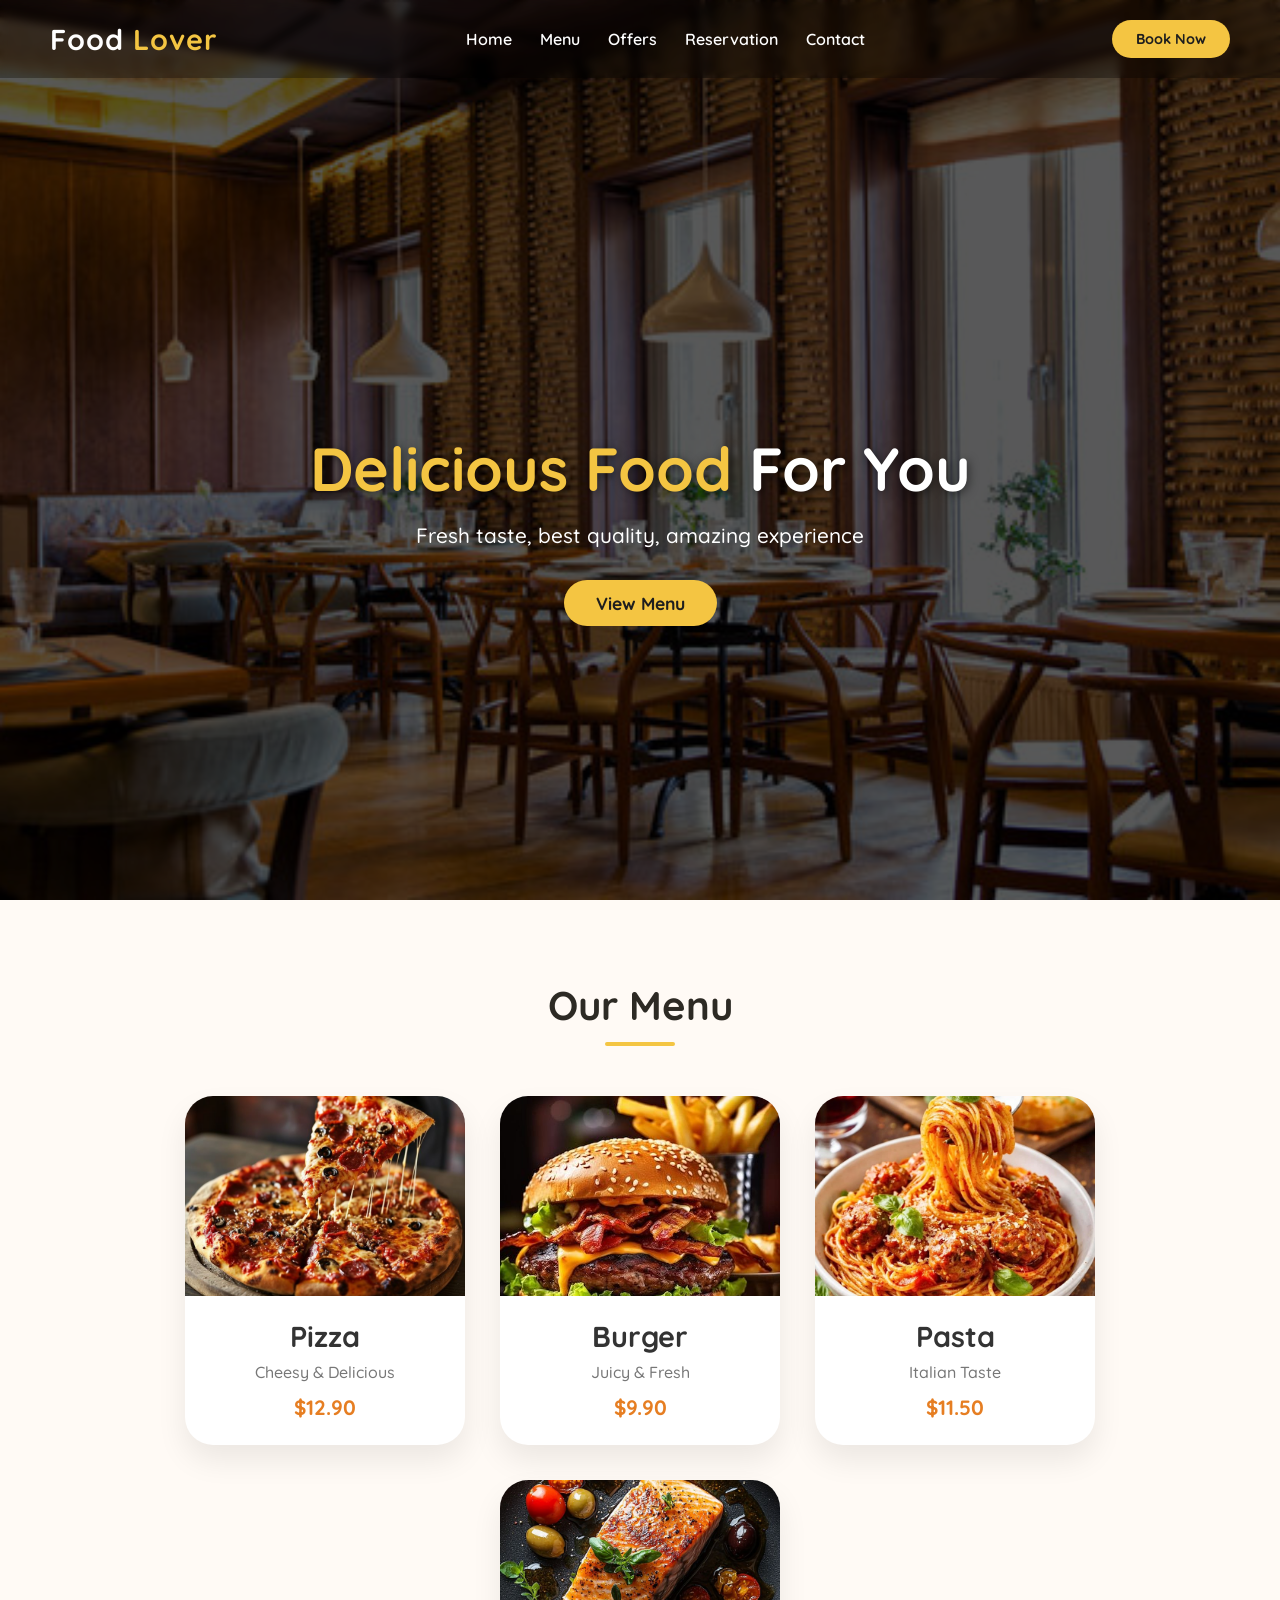
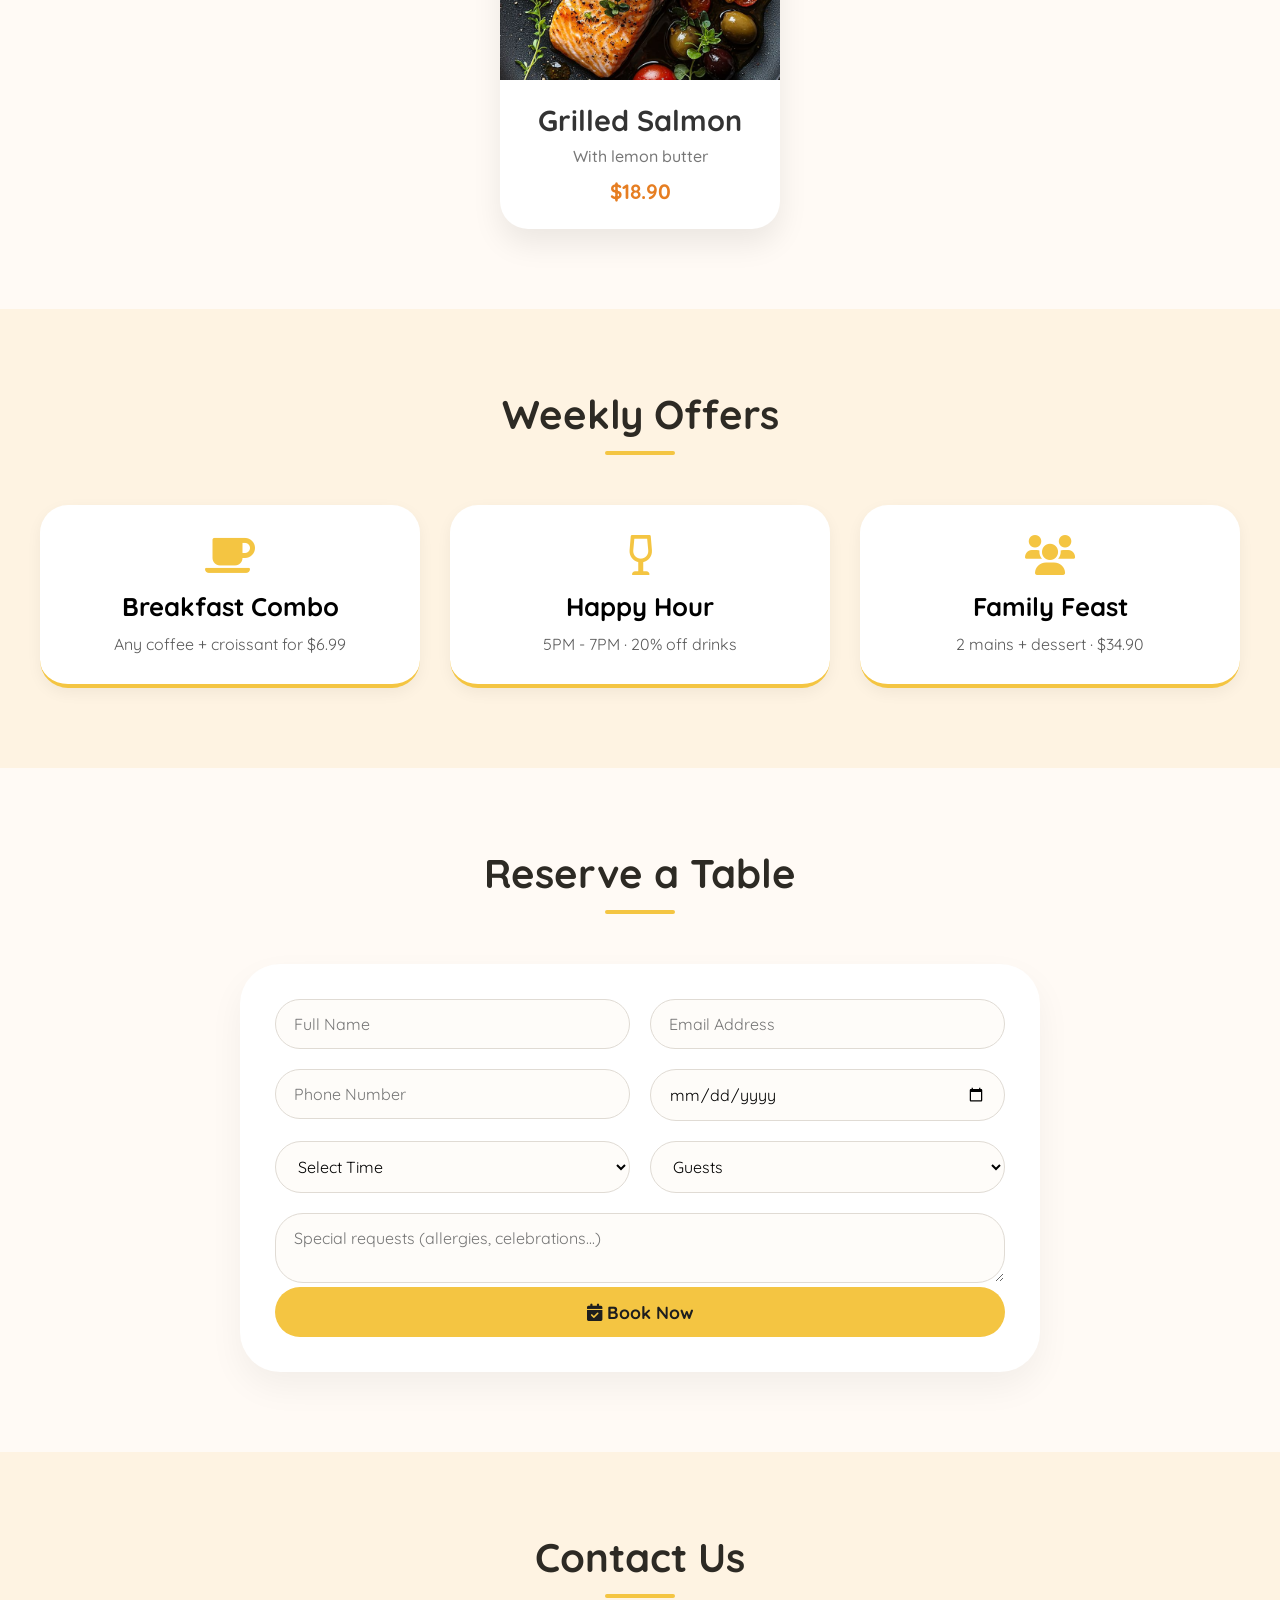
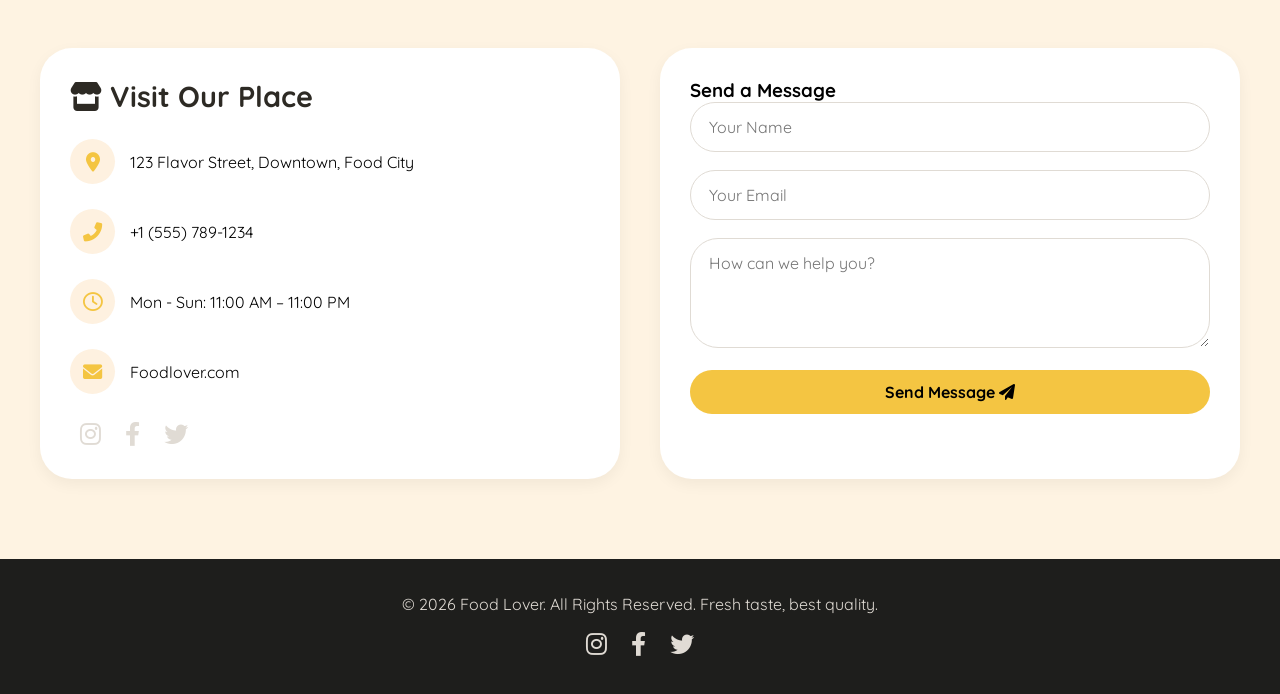
<file: restaurant website/index.html>
<!DOCTYPE html>
<html lang="en">
<head>
    <meta charset="UTF-8">
    <meta name="viewport" content="width=device-width, initial-scale=1.0, viewport-fit=cover">
    <title>My Restaurant | Fresh Taste, Best Quality</title>
    <link rel="stylesheet" href="https://cdnjs.cloudflare.com/ajax/libs/font-awesome/6.0.0-beta3/css/all.min.css">
      <link rel="stylesheet" href="style.css">
   
</head>
<body>

<header class="hero" id="home">
    <div class="overlay"></div>

    <nav>
        <div class="logo">Food <span>Lover</span></div>
        <ul>
            <li><a href="#home">Home</a></li>
            <li><a href="#menu">Menu</a></li>
            <li><a href="#offers">Offers</a></li>
            <li><a href="#reservation">Reservation</a></li>
            <li><a href="#contact">Contact</a></li>
        </ul>
        <a href="#reservation" class="btn">Book Now</a>
    </nav>

    <div class="hero-text">
        <h1> <span>Delicious Food</span> For You</h1>
        <p>Fresh taste, best quality, amazing experience</p>
        <a href="#menu" class="btn">View Menu</a>
    </div>
</header>

<!-- MENU SECTION  -->
<section id="menu" class="menu">
    <div class="container">
        <div class="section-title">Our Menu</div>
        <div class="menu-items">
            <!-- Pizza -->
            <div class="item">
                <img class="item-img" src="Delicious Pizza.jpeg" alt="Delicious Pizza" loading="lazy">
                <h3>Pizza</h3>
                <p>Cheesy & Delicious</p>
                <div class="price-tag">$12.90</div>
            </div>
            <!-- Burger -->
            <div class="item">
                <img class="item-img" src="burger.jpeg" alt="Juicy Burger" loading="lazy">
                <h3>Burger</h3>
                <p>Juicy & Fresh</p>
                <div class="price-tag">$9.90</div>
            </div>
            <!-- Pasta -->
            <div class="item">
                <img class="item-img" src="pasta.jpeg" alt="Italian Pasta" loading="lazy">
                <h3>Pasta</h3>
                <p>Italian Taste</p>
                <div class="price-tag">$11.50</div>
            </div>
            <!-- Grilled Salmon -->
            <div class="item">
                <img class="item-img" src="grilled-salmon.jpeg" alt="Grilled Salmon" loading="lazy">
                <h3>Grilled Salmon</h3>
                <p>With lemon butter</p>
                <div class="price-tag">$18.90</div>
            </div>
        </div>
    </div>
</section>

<!-- OFFERS SECTION -->
<section id="offers" class="offers">
    <div class="container">
        <div class="section-title">Weekly Offers</div>
        <div class="offers-grid">
            <div class="offer-card">
                <i class="fas fa-coffee"></i>
                <h3>Breakfast Combo</h3>
                <p>Any coffee + croissant for $6.99</p>
            </div>
            <div class="offer-card">
                <i class="fas fa-wine-glass-alt"></i>
                <h3>Happy Hour</h3>
                <p>5PM - 7PM · 20% off drinks</p>
            </div>
            <div class="offer-card">
                <i class="fas fa-users"></i>
                <h3>Family Feast</h3>
                <p>2 mains + dessert · $34.90</p>
            </div>
        </div>
    </div>
</section>

<!-- RESERVATION SECTION -->
<section id="reservation" class="reservation">
    <div class="container">
        <div class="section-title">Reserve a Table</div>
        <div class="reserve-form">
            <form id="reservationForm">
                <div class="form-row">
                    <div class="form-group"><input type="text" id="resName" placeholder="Full Name" required></div>
                    <div class="form-group"><input type="email" id="resEmail" placeholder="Email Address" required></div>
                </div>
                <div class="form-row">
                    <div class="form-group"><input type="tel" id="resPhone" placeholder="Phone Number"></div>
                    <div class="form-group"><input type="date" id="resDate" required></div>
                </div>
                <div class="form-row">
                    <div class="form-group">
                        <select id="resTime" required>
                            <option value="">Select Time</option>
                            <option>12:00 PM</option><option>1:00 PM</option><option>2:00 PM</option>
                            <option>6:00 PM</option><option>7:00 PM</option><option>8:00 PM</option><option>9:00 PM</option>
                        </select>
                    </div>
                    <div class="form-group">
                        <select id="resGuests" required>
                            <option value="">Guests</option>
                            <option>1</option><option>2</option><option>3</option><option>4</option>
                            <option>5</option><option>6+</option>
                        </select>
                    </div>
                </div>
                <div class="form-group"><textarea rows="2" id="resSpecial" placeholder="Special requests (allergies, celebrations...)"></textarea></div>
                <button type="submit" class="submit-btn"><i class="fas fa-calendar-check"></i> Book Now</button>
            </form>
        </div>
    </div>
</section>

<!-- CONTACT SECTION -->
<section id="contact" class="contact">
    <div class="container">
        <div class="section-title">Contact Us</div>
        <div class="contact-flex">
            <div class="contact-info">
                <h3><i class="fas fa-store"></i> Visit Our Place</h3>
                <div class="detail-item"><i class="fas fa-map-marker-alt"></i> <span>123 Flavor Street, Downtown, Food City</span></div>
                <div class="detail-item"><i class="fas fa-phone-alt"></i> <span>+1 (555) 789-1234</span></div>
                <div class="detail-item"><i class="far fa-clock"></i> <span>Mon - Sun: 11:00 AM – 11:00 PM</span></div>
                <div class="detail-item"><i class="fas fa-envelope"></i> <span>Foodlover.com</span></div>
                <div class="social-links" style="margin-top: 25px;">
                    <a href="#"><i class="fab fa-instagram"></i></a>
                    <a href="#"><i class="fab fa-facebook-f"></i></a>
                    <a href="#"><i class="fab fa-twitter"></i></a>
                </div>
            </div>
            <div class="contact-form">
                <h3>Send a Message</h3>
                <form id="contactForm">
                    <input type="text" id="contactName" placeholder="Your Name" required>
                    <input type="email" id="contactEmail" placeholder="Your Email" required>
                    <textarea rows="4" id="contactMsg" placeholder="How can we help you?"></textarea>
                    <button type="submit" class="send-btn">Send Message <i class="fas fa-paper-plane"></i></button>
                </form>
            </div>
        </div>
    </div>
</section>

<footer>
    <p>© 2026 Food Lover. All Rights Reserved. Fresh taste, best quality.</p>
    <div class="social-links">
        <a href="#"><i class="fab fa-instagram"></i></a>
        <a href="#"><i class="fab fa-facebook-f"></i></a>
        <a href="#"><i class="fab fa-twitter"></i></a>
    </div>
</footer>
</body>
</html>
</file>
<file: restaurant website/style.css>
@import url('https://fonts.googleapis.com/css2?family=Quicksand:wght@300;400;500;600;700;800&display=swap');

        * {
            padding: 0;
            margin: 0;
            box-sizing: border-box;
            font-family: 'Quicksand', sans-serif;
        }

        html {
            scroll-behavior: smooth;
        }

        .hero {
            height: 100vh;
            background: url("hero-\ image.jpg") center/cover no-repeat;
            position: relative;
            color: white;
        }

        .overlay {
            position: absolute;
            width: 100%;
            height: 100%;
            background: rgba(0, 0, 0, 0.65);
            top: 0;
            left: 0;
        }

        nav {
            position: relative;
            z-index: 2;
            display: flex;
            justify-content: space-between;
            align-items: center;
            padding: 20px 50px;
            flex-wrap: wrap;
            background: rgba(0,0,0,0.3);
            backdrop-filter: blur(5px);
        }

        .logo {
            font-size: 1.8rem;
            font-weight: 800;
            letter-spacing: 1px;
        }
    .logo span{
        color: #f4c542;
    }
        nav ul {
            display: flex;
            list-style: none;
            gap: 28px;
            flex-wrap: wrap;
        }

        nav ul li {
            position: relative;
        }

        nav ul li a {
            color: white;
            text-decoration: none;
            font-weight: 600;
            font-size: 1rem;
            transition: 0.3s;
            padding: 5px 0;
            display: inline-block;
        }

        nav ul li a::after {
            content: "";
            position: absolute;
            left: 0;
            bottom: -4px;
            width: 0;
            height: 2px;
            background: #f4c542;
            transition: 0.3s ease;
        }

        nav ul li a:hover::after,
        nav ul li a:focus::after {
            width: 100%;
        }

        nav ul li a:hover {
            color: #f4c542;
        }

        .btn {
            background: #f4c542;
            padding: 10px 24px;
            border-radius: 40px;
            color: #1e1e1e;
            text-decoration: none;
            font-weight: 700;
            transition: 0.3s;
            display: inline-block;
            border: none;
            cursor: pointer;
            font-size: 0.9rem;
        }

        .btn:hover {
            background: #e0b03b;
            transform: scale(1.02);
            color: #000;
        }

        .hero-text {
            position: relative;
            z-index: 2;
            text-align: center;
            top: 50%;
            transform: translateY(-50%);
            padding: 0 20px;
        }

        .hero-text h1 {
            font-size: 3.8rem;
            font-weight: 800;
            margin-bottom: 1rem;
            text-shadow: 2px 2px 10px rgba(0,0,0,0.5);
        }
        .hero-text span{
            color: #f4c542;
        }

        .hero-text p {
            font-size: 1.3rem;
            margin-bottom: 2rem;
            font-weight: 500;
        }

        .hero-text .btn {
            font-size: 1.1rem;
            padding: 12px 32px;
        }


        section {
            padding: 80px 20px;
        }

        .container {
            max-width: 1200px;
            margin: 0 auto;
        }

        .section-title {
            text-align: center;
            font-size: 2.5rem;
            font-weight: 800;
            margin-bottom: 50px;
            position: relative;
            color: #2d2a24;
        }

        .section-title:after {
            content: '';
            display: block;
            width: 70px;
            height: 4px;
            background: #f4c542;
            margin: 12px auto 0;
            border-radius: 4px;
        }

        /* MENU SECTION */
        .menu {
            background: #fffaf5;
        }

        .menu-items {
            display: flex;
            justify-content: center;
            flex-wrap: wrap;
            gap: 35px;
            margin-top: 20px;
        }

        .item {
            background: white;
            padding: 0 0 25px 0;
            border-radius: 28px;
            width: 280px;
            text-align: center;
            box-shadow: 0 15px 30px rgba(0, 0, 0, 0.08);
            transition: transform 0.3s, box-shadow 0.3s;
            cursor: pointer;
            overflow: hidden;
        }

        .item:hover {
            transform: translateY(-10px);
            box-shadow: 0 25px 40px rgba(0, 0, 0, 0.12);
        }

        .item-img {
            width: 100%;
            height: 200px;
            object-fit: cover;
            transition: transform 0.3s;
        }

        .item:hover .item-img {
            transform: scale(1.03);
        }

        .item i {
            display: none; 
        }

        .item h3 {
            font-size: 1.8rem;
            margin: 18px 0 8px;
            color: #333;
        }

        .item p {
            color: #777;
            font-weight: 500;
            padding: 0 12px;
        }

        .price-tag {
            font-weight: 800;
            color: #e67e22;
            margin-top: 12px;
            font-size: 1.3rem;
        }

        /* OFFERS SECTION */
        .offers {
            background: #fef3e2;
        }
        .offers-grid {
            display: flex;
            flex-wrap: wrap;
            justify-content: center;
            gap: 30px;
        }
        .offer-card {
            background: white;
            border-radius: 28px;
            padding: 30px 20px;
            flex: 1;
            min-width: 240px;
            text-align: center;
            transition: 0.3s;
            box-shadow: 0 5px 15px rgba(0,0,0,0.05);
            border-bottom: 4px solid #f4c542;
        }
        .offer-card i {
            font-size: 2.5rem;
            color: #f4c542;
            margin-bottom: 15px;
        }
        .offer-card h3 {
            font-size: 1.6rem;
            margin-bottom: 12px;
        }
        .offer-card p {
            color: #5a5a5a;
        }

        /* RESERVATION SECTION */
        .reservation {
            background: #fffaf5;
        }
        .reserve-form {
            max-width: 800px;
            margin: 0 auto;
            background: white;
            padding: 35px;
            border-radius: 40px;
            box-shadow: 0 15px 35px rgba(0,0,0,0.05);
        }
        .form-row {
            display: flex;
            flex-wrap: wrap;
            gap: 20px;
            margin-bottom: 20px;
        }
        .form-group {
            flex: 1;
            min-width: 180px;
        }
        .form-group input, .form-group select, .form-group textarea {
            width: 100%;
            padding: 14px 18px;
            border: 1px solid #e0dbd4;
            border-radius: 60px;
            font-size: 1rem;
            background: #fefcf9;
            transition: 0.2s;
        }
        .form-group textarea {
            border-radius: 28px;
            resize: vertical;
        }
        .form-group input:focus, .form-group select:focus, .form-group textarea:focus {
            outline: none;
            border-color: #f4c542;
            box-shadow: 0 0 0 3px rgba(244,197,66,0.2);
        }
        .submit-btn {
            background: #f4c542;
            color: #1e1e1e;
            font-weight: bold;
            padding: 14px 28px;
            border: none;
            border-radius: 60px;
            width: 100%;
            font-size: 1.1rem;
            cursor: pointer;
            transition: 0.3s;
        }
        .submit-btn:hover {
            background: #e0b03b;
        }

        /* CONTACT SECTION */
        .contact {
            background: #fef3e2;
        }
        .contact-flex {
            display: flex;
            flex-wrap: wrap;
            gap: 40px;
        }
        .contact-info {
            flex: 1;
            background: white;
            padding: 30px;
            border-radius: 32px;
            box-shadow: 0 5px 15px rgba(0,0,0,0.05);
        }
        .contact-info h3 {
            font-size: 1.8rem;
            margin-bottom: 20px;
            color: #2d2a24;
        }
        .detail-item {
            display: flex;
            align-items: center;
            gap: 15px;
            margin: 25px 0;
        }
        .detail-item i {
            width: 45px;
            height: 45px;
            background: #fef1e0;
            display: inline-flex;
            align-items: center;
            justify-content: center;
            border-radius: 50%;
            font-size: 1.2rem;
            color: #f4c542;
        }
        .contact-form {
            flex: 1;
            background: white;
            padding: 30px;
            border-radius: 32px;
            box-shadow: 0 5px 15px rgba(0,0,0,0.05);
        }
        .contact-form input, .contact-form textarea {
            width: 100%;
            padding: 14px 18px;
            margin-bottom: 18px;
            border: 1px solid #e0dbd4;
            border-radius: 60px;
            font-size: 1rem;
        }
        .contact-form textarea {
            border-radius: 28px;
        }
        .send-btn {
            background: #f4c542;
            border: none;
            padding: 12px;
            border-radius: 60px;
            font-weight: bold;
            width: 100%;
            cursor: pointer;
            font-size: 1rem;
        }

        /* FOOTER */
        footer {
            background: #1e1e1c;
            color: #e0dbd4;
            text-align: center;
            padding: 35px 20px;
        }
        .social-links {
            margin-top: 15px;
        }
        .social-links a {
            color: #e0dbd4;
            font-size: 1.5rem;
            margin: 0 10px;
            transition: 0.2s;
            display: inline-block;
        }
        .social-links a:hover {
            color: #f4c542;
            transform: translateY(-3px);
        }

        /* Responsive */
        @media (max-width: 850px) {
            nav {
                flex-direction: column;
                gap: 15px;
                padding: 15px 20px;
            }
            nav ul {
                justify-content: center;
                gap: 18px;
            }
            .hero-text h1 {
                font-size: 2.5rem;
            }
            .hero-text p {
                font-size: 1rem;
            }
            .section-title {
                font-size: 2rem;
            }
            section {
                padding: 60px 20px;
            }
            .item {
                width: 260px;
            }
        }

        @media (max-width: 550px) {
            .hero-text h1 {
                font-size: 2rem;
            }
            .btn {
                padding: 8px 18px;
            }
        }
</file>
